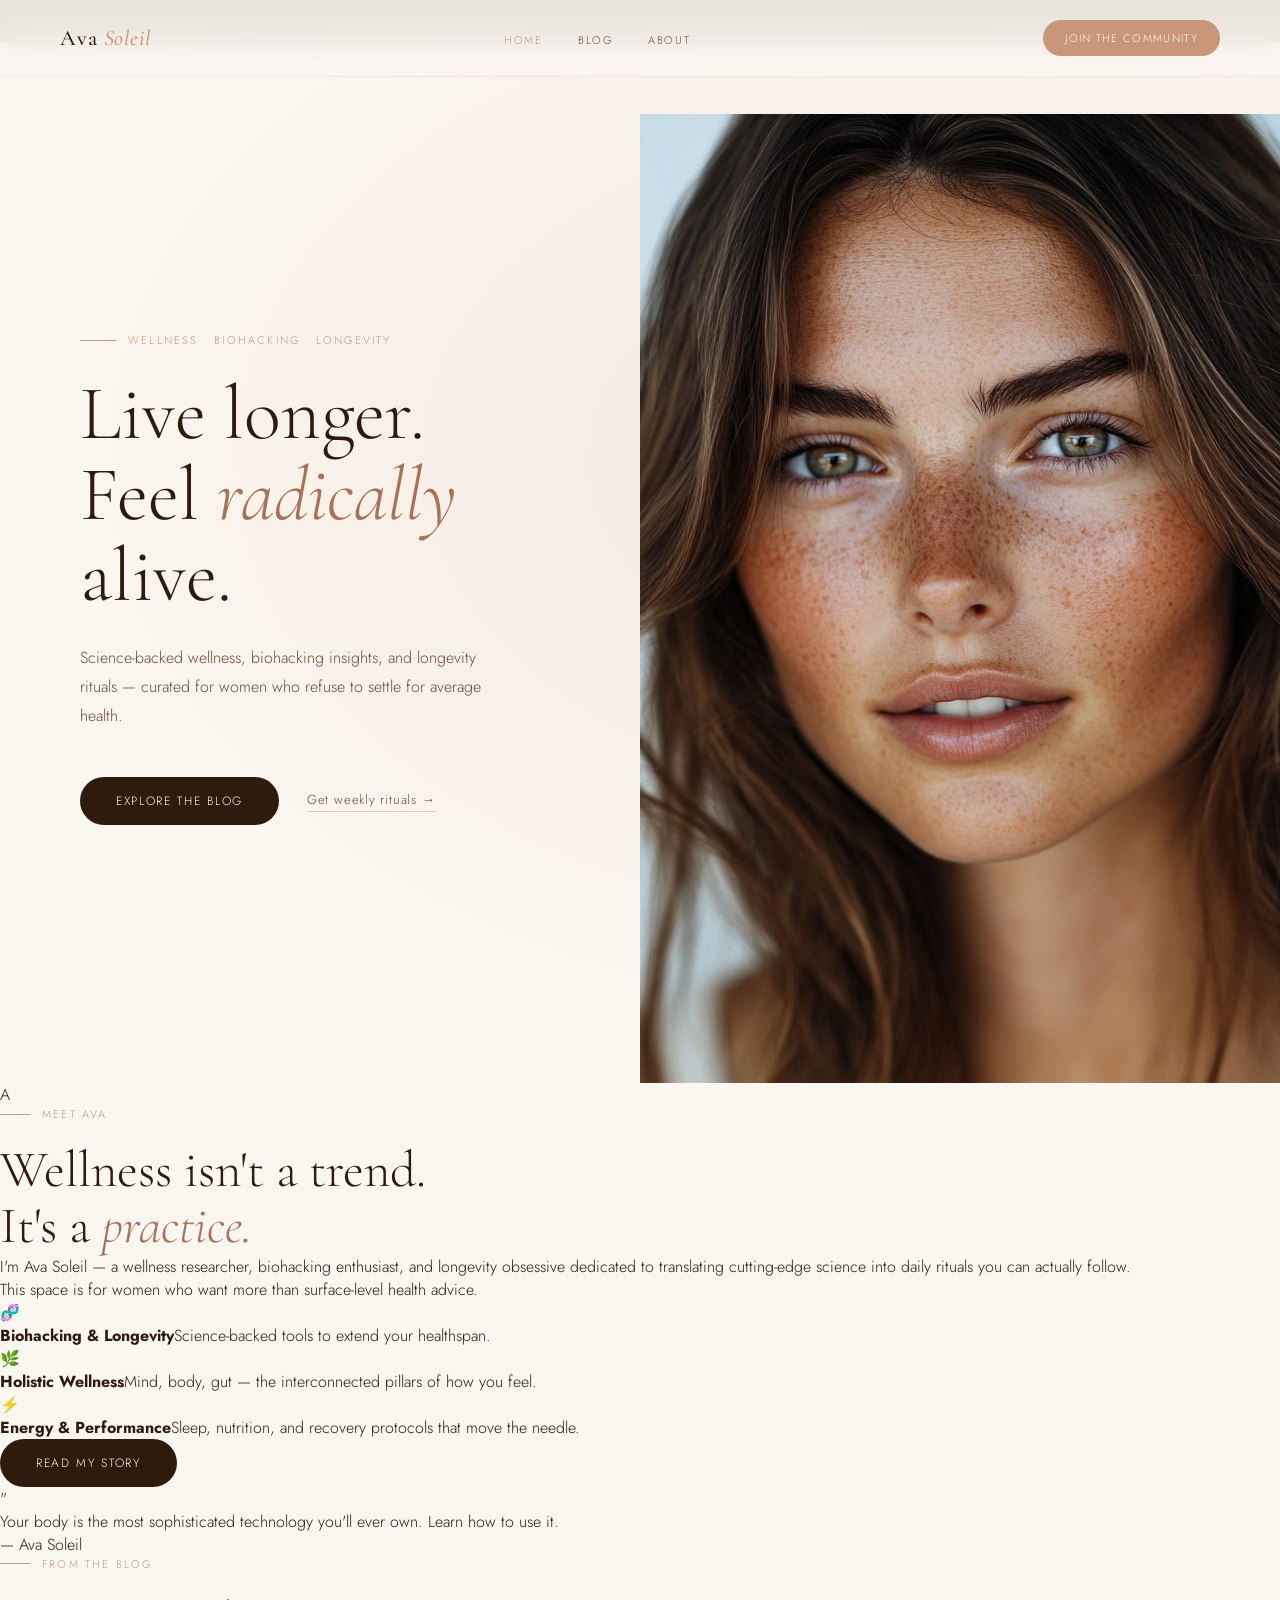
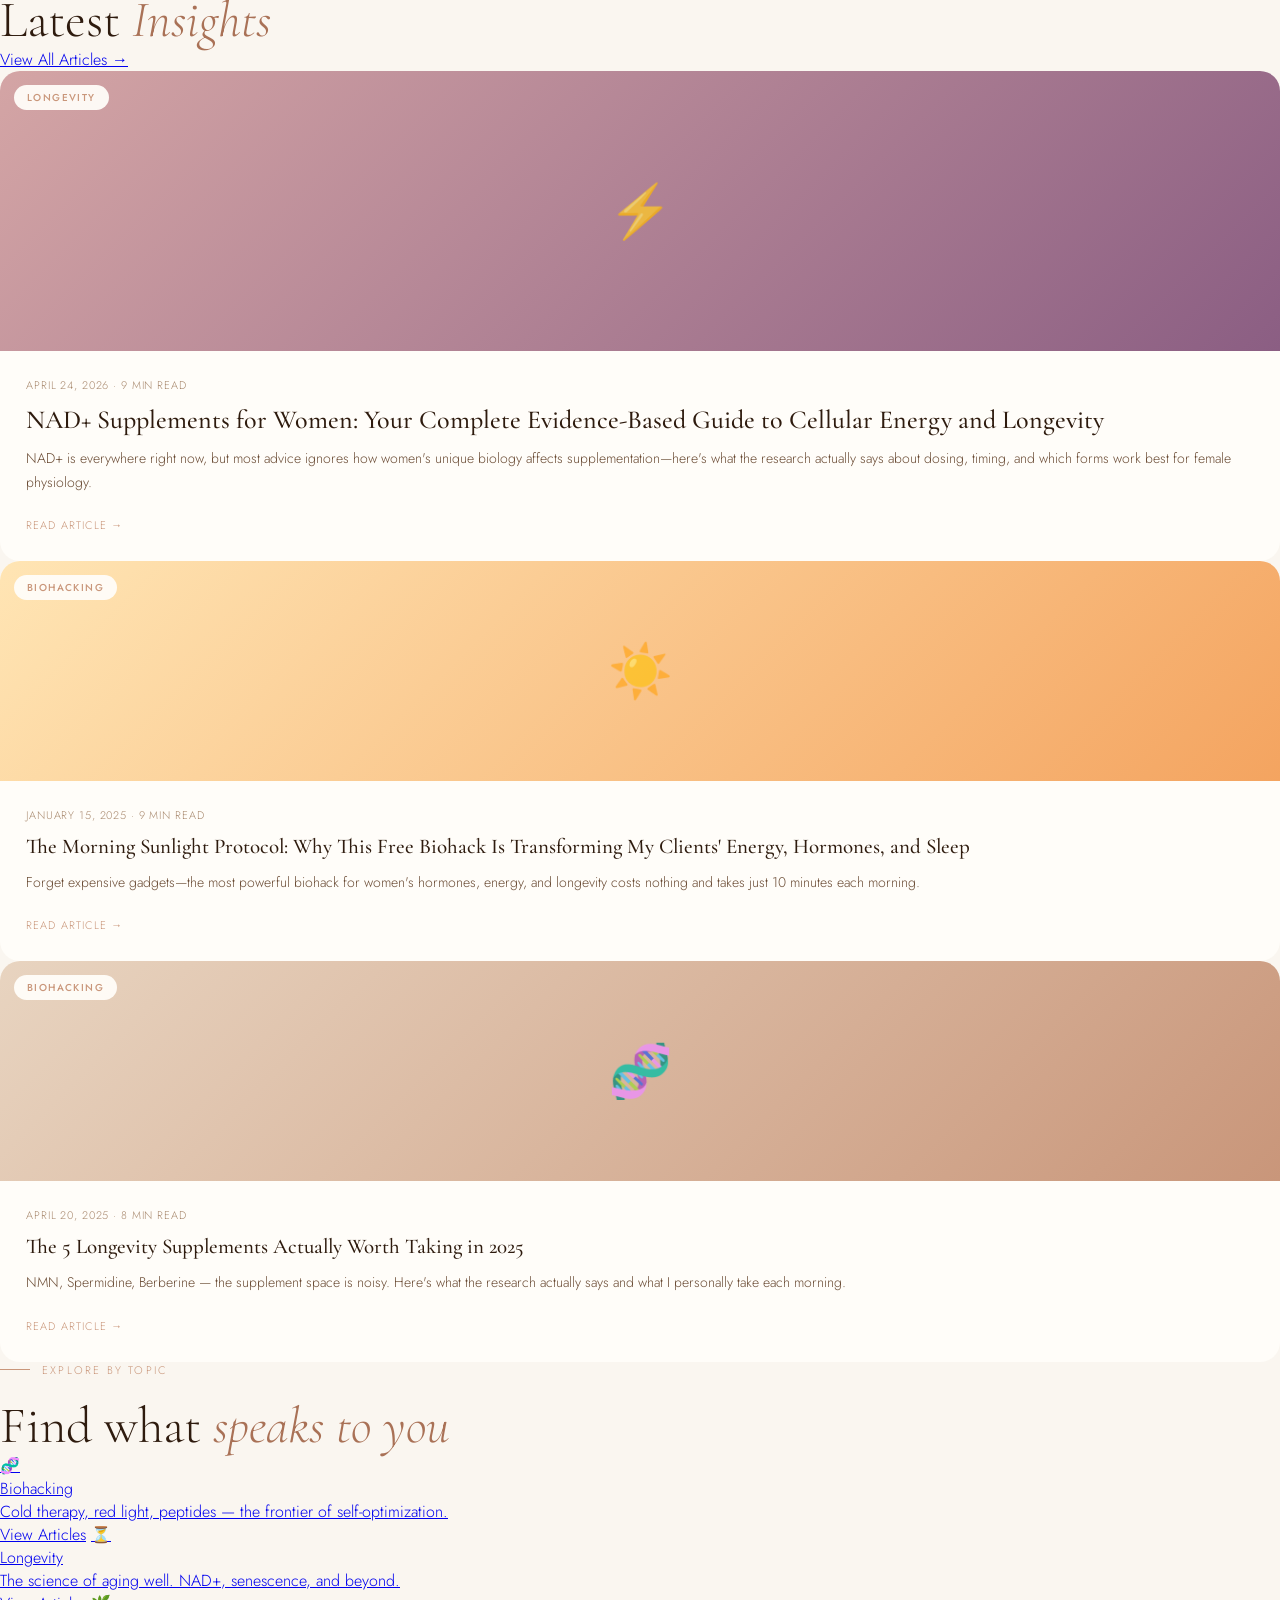
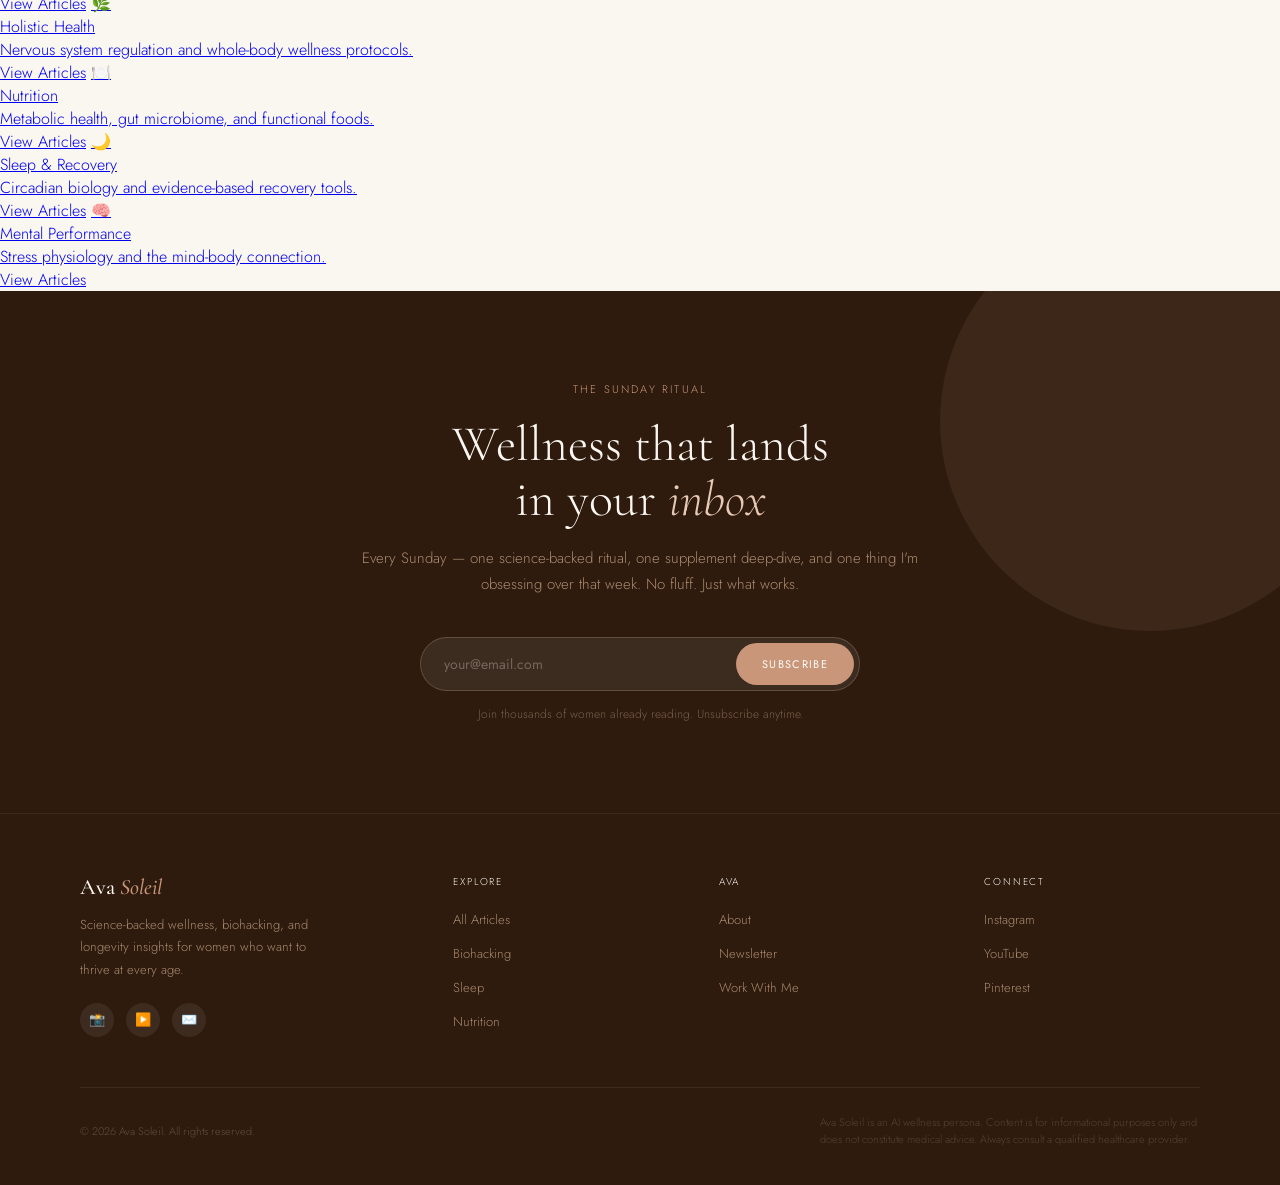
<file: index.html>
<!DOCTYPE html>
<html lang="en">
<head>
<meta charset="UTF-8">
<meta name="viewport" content="width=device-width, initial-scale=1.0">
<title>Ava Soleil — Wellness, Biohacking & Longevity</title>
<meta name="description" content="Science-backed wellness, biohacking insights, and longevity rituals for women who want to thrive at every age.">
<link rel="stylesheet" href="css/style.css">
<style>
  /* ── HERO ── */
  .hero {
    min-height: 100vh; display: grid; grid-template-columns: 1fr 1fr;
    padding-top: 72px; position: relative; overflow: hidden;
  }
  .hero::before {
    content: ''; position: absolute; inset: 0;
    background: radial-gradient(ellipse at 72% 40%, rgba(232,201,181,0.32) 0%, transparent 65%);
    pointer-events: none;
  }
  .hero-left {
    display: flex; flex-direction: column; justify-content: center;
    padding: 80px 60px 120px 80px; position: relative; z-index: 2;
  }
  .hero-eyebrow {
    font-size: 11px; letter-spacing: 0.2em; text-transform: uppercase;
    color: var(--rose); margin-bottom: 26px;
    display: flex; align-items: center; gap: 12px;
    animation: fadeUp 0.7s ease 0.1s both;
  }
  .hero-eyebrow::before { content: ''; display: block; width: 36px; height: 1px; background: var(--rose); }
  .hero-title {
    font-family: 'Cormorant Garamond', serif;
    font-size: clamp(50px, 6vw, 80px); font-weight: 300; line-height: 1.05;
    color: var(--brown); margin-bottom: 28px;
    animation: fadeUp 0.7s ease 0.22s both;
  }
  .hero-title em { font-style: italic; color: var(--rose-deep); }
  .hero-sub {
    font-size: 16px; line-height: 1.8; color: var(--brown-mid);
    max-width: 410px; margin-bottom: 46px;
    animation: fadeUp 0.7s ease 0.36s both;
  }
  .hero-actions {
    display: flex; align-items: center; gap: 28px;
    animation: fadeUp 0.7s ease 0.48s both;
  }
  .hero-right { position: relative; overflow: hidden; background: var(--parchment); }
  .hero-img-wrap {
    width: 100%; height: 100%; min-height: 100vh;
    background: linear-gradient(160deg, #F0E6D8 0%, #E0CDB8 50%, #D0B49A 100%);
    display: flex; flex-direction: column; align-items: center; justify-content: center;
    gap: 14px; position: relative;
  }
  .hero-img-wrap img {
    width: 100%; height: 100%; object-fit: cover; position: absolute; inset: 0;
  .hero-avatar-placeholder {
    width: 160px; height: 160px; border-radius: 50%;
    background: linear-gradient(135deg, var(--blush), var(--rose));
    display: flex; align-items: center; justify-content: center;
    font-family: 'Cormorant Garamond', serif; font-size: 60px;
    color: var(--white); font-weight: 300;
    box-shadow: 0 20px 60px rgba(169,113,86,0.28);
  }
  .hero-img-label {
    font-size: 11px; letter-spacing: 0.12em; text-transform: uppercase;
    color: var(--brown-mid); opacity: 0.55;
  }
  .hero-stat-bar {
    position: absolute; bottom: 36px; left: -60px;
    background: rgba(255,253,249,0.96); backdrop-filter: blur(10px);
    border-radius: 16px; padding: 18px 28px; display: flex; gap: 36px;
    box-shadow: 0 8px 40px rgba(46,27,14,0.1); z-index: 3; white-space: nowrap;
    animation: fadeUp 0.7s ease 0.6s both;
  }
  .stat { text-align: center; }
  .stat-num {
    font-family: 'Cormorant Garamond', serif; font-size: 28px; font-weight: 500;
    color: var(--brown); display: block;
  }
  .stat-label { font-size: 10px; letter-spacing: 0.14em; text-transform: uppercase; color: var(--brown-light); }

  /* ── ABOUT STRIP ── */
  .about-strip {
    display: grid; grid-template-columns: 1fr 1fr;
    background: var(--white);
  }
  .about-img-side {
    background: linear-gradient(145deg, var(--parchment), var(--blush));
    min-height: 520px; display: flex; align-items: center; justify-content: center;
    position: relative; overflow: hidden;
  }
  .about-img-side img { width: 100%; height: 100%; object-fit: cover; position: absolute; inset: 0; }
  .about-img-placeholder {
    width: 110px; height: 110px; border-radius: 50%;
    background: linear-gradient(135deg, var(--rose), var(--rose-deep));
    display: flex; align-items: center; justify-content: center;
    font-family: 'Cormorant Garamond', serif; font-size: 44px; color: var(--white);
  }
  .about-content { padding: 80px 70px 80px 60px; display: flex; flex-direction: column; justify-content: center; }
  .about-text { font-size: 16px; line-height: 1.8; color: var(--brown-mid); margin-bottom: 18px; }
  .pillars { display: flex; flex-direction: column; gap: 14px; margin: 30px 0; }
  .pillar {
    display: flex; align-items: flex-start; gap: 14px; padding: 16px 20px;
    background: var(--cream); border-radius: 12px; border-left: 3px solid var(--blush);
    transition: border-color 0.25s, transform 0.2s;
  }
  .pillar:hover { border-left-color: var(--rose); transform: translateX(4px); }
  .pillar-icon { font-size: 20px; flex-shrink: 0; margin-top: 2px; }
  .pillar-text strong { display: block; font-size: 14px; font-weight: 500; color: var(--brown); margin-bottom: 3px; }
  .pillar-text span { font-size: 13px; color: var(--brown-light); line-height: 1.5; }

  /* ── QUOTE ── */
  .quote-section { padding: 70px 80px; background: var(--parchment); text-align: center; }
  .quote-mark {
    font-family: 'Cormorant Garamond', serif; font-size: 90px; line-height: 0.5;
    color: var(--blush); display: block; margin-bottom: 18px;
  }
  .quote-text {
    font-family: 'Cormorant Garamond', serif;
    font-size: clamp(20px, 2.8vw, 34px); font-weight: 300; font-style: italic;
    color: var(--brown); line-height: 1.5; max-width: 660px; margin: 0 auto 20px;
  }
  .quote-attr { font-size: 11px; letter-spacing: 0.16em; text-transform: uppercase; color: var(--rose); }

  /* ── BLOG PREVIEW ── */
  .blog-preview { padding: 100px 80px; background: var(--cream); }
  .section-header { display: flex; align-items: flex-end; justify-content: space-between; margin-bottom: 56px; }
  .view-all {
    font-size: 11px; letter-spacing: 0.12em; text-transform: uppercase;
    color: var(--rose); text-decoration: none; border-bottom: 1px solid var(--blush);
    padding-bottom: 2px; transition: border-color 0.25s;
  }
  .view-all:hover { border-color: var(--rose); }
  .blog-grid { display: grid; grid-template-columns: 1.4fr 1fr 1fr; gap: 24px; }

  /* ── TOPICS ── */
  .topics-section { padding: 90px 80px; background: var(--white); }
  .topics-grid { display: grid; grid-template-columns: repeat(3,1fr); gap: 18px; margin-top: 52px; }
  .topic-card {
    padding: 32px 28px; background: var(--cream); border-radius: 18px;
    text-decoration: none; color: inherit; transition: transform 0.3s, box-shadow 0.3s;
    position: relative; overflow: hidden;
  }
  .topic-card::before {
    content: ''; position: absolute; bottom: 0; left: 0; right: 0; height: 3px;
    background: linear-gradient(to right, var(--blush), var(--rose));
    transform: scaleX(0); transform-origin: left; transition: transform 0.3s;
  }
  .topic-card:hover::before { transform: scaleX(1); }
  .topic-card:hover { transform: translateY(-4px); box-shadow: 0 14px 36px rgba(46,27,14,0.08); }
  .topic-icon { font-size: 34px; margin-bottom: 18px; display: block; }
  .topic-name { font-family: 'Cormorant Garamond', serif; font-size: 21px; font-weight: 500; color: var(--brown); margin-bottom: 8px; }
  .topic-desc { font-size: 13px; line-height: 1.65; color: var(--brown-mid); margin-bottom: 16px; }
  .topic-count { font-size: 10px; letter-spacing: 0.14em; text-transform: uppercase; color: var(--rose); }

  @media (max-width: 900px) {
    .hero, .about-strip { grid-template-columns: 1fr; }
    .hero-right { min-height: 50vh; }
    .hero-stat-bar { left: 50%; transform: translateX(-50%); bottom: 20px; }
    .hero-left { padding: 60px 24px 80px; }
    .about-content { padding: 48px 24px; }
    .blog-preview, .topics-section, .quote-section { padding: 60px 24px; }
    .blog-grid, .topics-grid { grid-template-columns: 1fr; }
    .section-header { flex-direction: column; align-items: flex-start; gap: 16px; }
  }
</style>
</head>
<body>

<div id="nav-root"></div>
<div id="ticker-root"></div>

<!-- HERO -->
<section class="hero">
  <div class="hero-left">
    <div class="hero-eyebrow">Wellness · Biohacking · Longevity</div>
    <h1 class="hero-title">Live longer.<br>Feel <em>radically</em><br>alive.</h1>
    <p class="hero-sub">Science-backed wellness, biohacking insights, and longevity rituals — curated for women who refuse to settle for average health.</p>
    <div class="hero-actions">
      <a href="blog.html" class="btn-primary">Explore the Blog</a>
      <a href="#newsletter" class="btn-ghost">Get weekly rituals →</a>
    </div>
  </div>
  <div class="hero-right">
    <div class="hero-img-wrap">
    <img src="images/ava-hero.jpg" alt="Ava Soleil">
    </div>
    <div class="hero-stat-bar">
      <div class="stat"><span class="stat-num">48K</span><span class="stat-label">Readers</span></div>
      <div class="stat"><span class="stat-num" id="post-count">—</span><span class="stat-label">Articles</span></div>
      <div class="stat"><span class="stat-num">3×</span><span class="stat-label">Weekly</span></div>
    </div>
  </div>
</section>

<!-- ABOUT -->
<section class="about-strip">
  <div class="about-img-side">
    <!-- REPLACE WITH: <img src="images/ava-about.jpg" alt="Ava Soleil"> -->
    <div class="about-img-placeholder">A</div>
  </div>
  <div class="about-content">
    <div class="section-eyebrow">Meet Ava</div>
    <h2 class="section-title">Wellness isn't a trend.<br>It's a <em>practice.</em></h2>
    <p class="about-text">I'm Ava Soleil — a wellness researcher, biohacking enthusiast, and longevity obsessive dedicated to translating cutting-edge science into daily rituals you can actually follow.</p>
    <p class="about-text">This space is for women who want more than surface-level health advice.</p>
    <div class="pillars">
      <div class="pillar"><span class="pillar-icon">🧬</span><div class="pillar-text"><strong>Biohacking & Longevity</strong><span>Science-backed tools to extend your healthspan.</span></div></div>
      <div class="pillar"><span class="pillar-icon">🌿</span><div class="pillar-text"><strong>Holistic Wellness</strong><span>Mind, body, gut — the interconnected pillars of how you feel.</span></div></div>
      <div class="pillar"><span class="pillar-icon">⚡</span><div class="pillar-text"><strong>Energy & Performance</strong><span>Sleep, nutrition, and recovery protocols that move the needle.</span></div></div>
    </div>
    <a href="about.html" class="btn-primary" style="align-self:flex-start;">Read My Story</a>
  </div>
</section>

<!-- QUOTE -->
<section class="quote-section">
  <span class="quote-mark">"</span>
  <p class="quote-text">Your body is the most sophisticated technology you'll ever own. Learn how to use it.</p>
  <span class="quote-attr">— Ava Soleil</span>
</section>

<!-- BLOG PREVIEW -->
<section class="blog-preview">
  <div class="section-header">
    <div>
      <div class="section-eyebrow">From the Blog</div>
      <h2 class="section-title" style="margin-bottom:0">Latest <em>Insights</em></h2>
    </div>
    <a href="blog.html" class="view-all">View All Articles →</a>
  </div>
  <div class="blog-grid" id="home-posts">
    <div style="padding:40px;color:var(--brown-light);font-size:14px;">Loading posts...</div>
  </div>
</section>

<!-- TOPICS -->
<section class="topics-section">
  <div class="section-eyebrow">Explore by Topic</div>
  <h2 class="section-title">Find what <em>speaks to you</em></h2>
  <div class="topics-grid">
    <a href="blog.html?cat=Biohacking" class="topic-card"><span class="topic-icon">🧬</span><div class="topic-name">Biohacking</div><p class="topic-desc">Cold therapy, red light, peptides — the frontier of self-optimization.</p><span class="topic-count">View Articles</span></a>
    <a href="blog.html?cat=Longevity" class="topic-card"><span class="topic-icon">⏳</span><div class="topic-name">Longevity</div><p class="topic-desc">The science of aging well. NAD+, senescence, and beyond.</p><span class="topic-count">View Articles</span></a>
    <a href="blog.html?cat=Holistic+Health" class="topic-card"><span class="topic-icon">🌿</span><div class="topic-name">Holistic Health</div><p class="topic-desc">Nervous system regulation and whole-body wellness protocols.</p><span class="topic-count">View Articles</span></a>
    <a href="blog.html?cat=Nutrition" class="topic-card"><span class="topic-icon">🍽️</span><div class="topic-name">Nutrition</div><p class="topic-desc">Metabolic health, gut microbiome, and functional foods.</p><span class="topic-count">View Articles</span></a>
    <a href="blog.html?cat=Sleep" class="topic-card"><span class="topic-icon">🌙</span><div class="topic-name">Sleep & Recovery</div><p class="topic-desc">Circadian biology and evidence-based recovery tools.</p><span class="topic-count">View Articles</span></a>
    <a href="blog.html?cat=Mental+Performance" class="topic-card"><span class="topic-icon">🧠</span><div class="topic-name">Mental Performance</div><p class="topic-desc">Stress physiology and the mind-body connection.</p><span class="topic-count">View Articles</span></a>
  </div>
</section>

<div id="email-root"></div>
<div id="footer-root"></div>

<script src="js/app.js"></script>
<script>
  document.getElementById('nav-root').innerHTML    = renderNav('Home');
  document.getElementById('ticker-root').innerHTML = renderTicker();
  document.getElementById('email-root').innerHTML  = renderEmailSection();
  document.getElementById('footer-root').innerHTML = renderFooter();

  loadPosts().then(posts => {
    document.getElementById('post-count').textContent = posts.length + '+';
    const grid = document.getElementById('home-posts');
    const show = posts.slice(0, 3);
    grid.innerHTML = show.map((p, i) => formatCard(p, i === 0)).join('');
  });
</script>
</body>
</html>
</file>
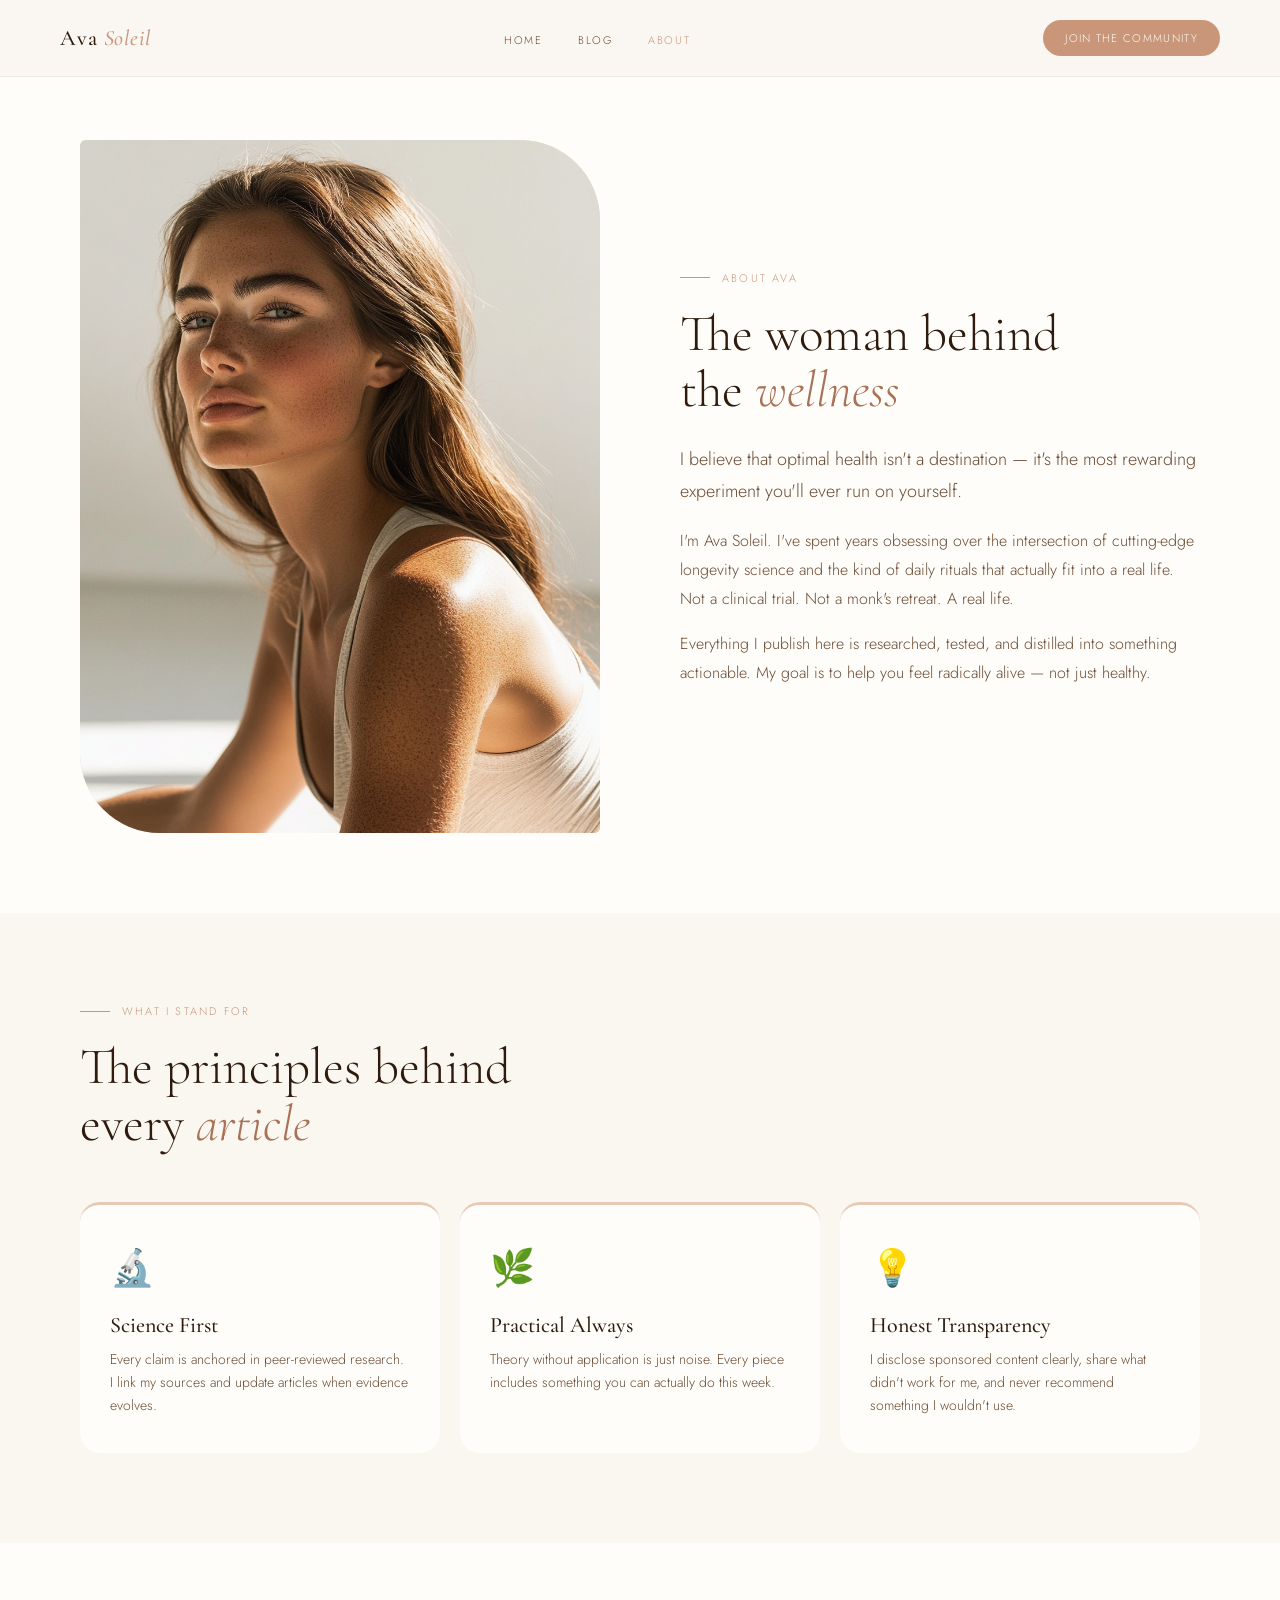
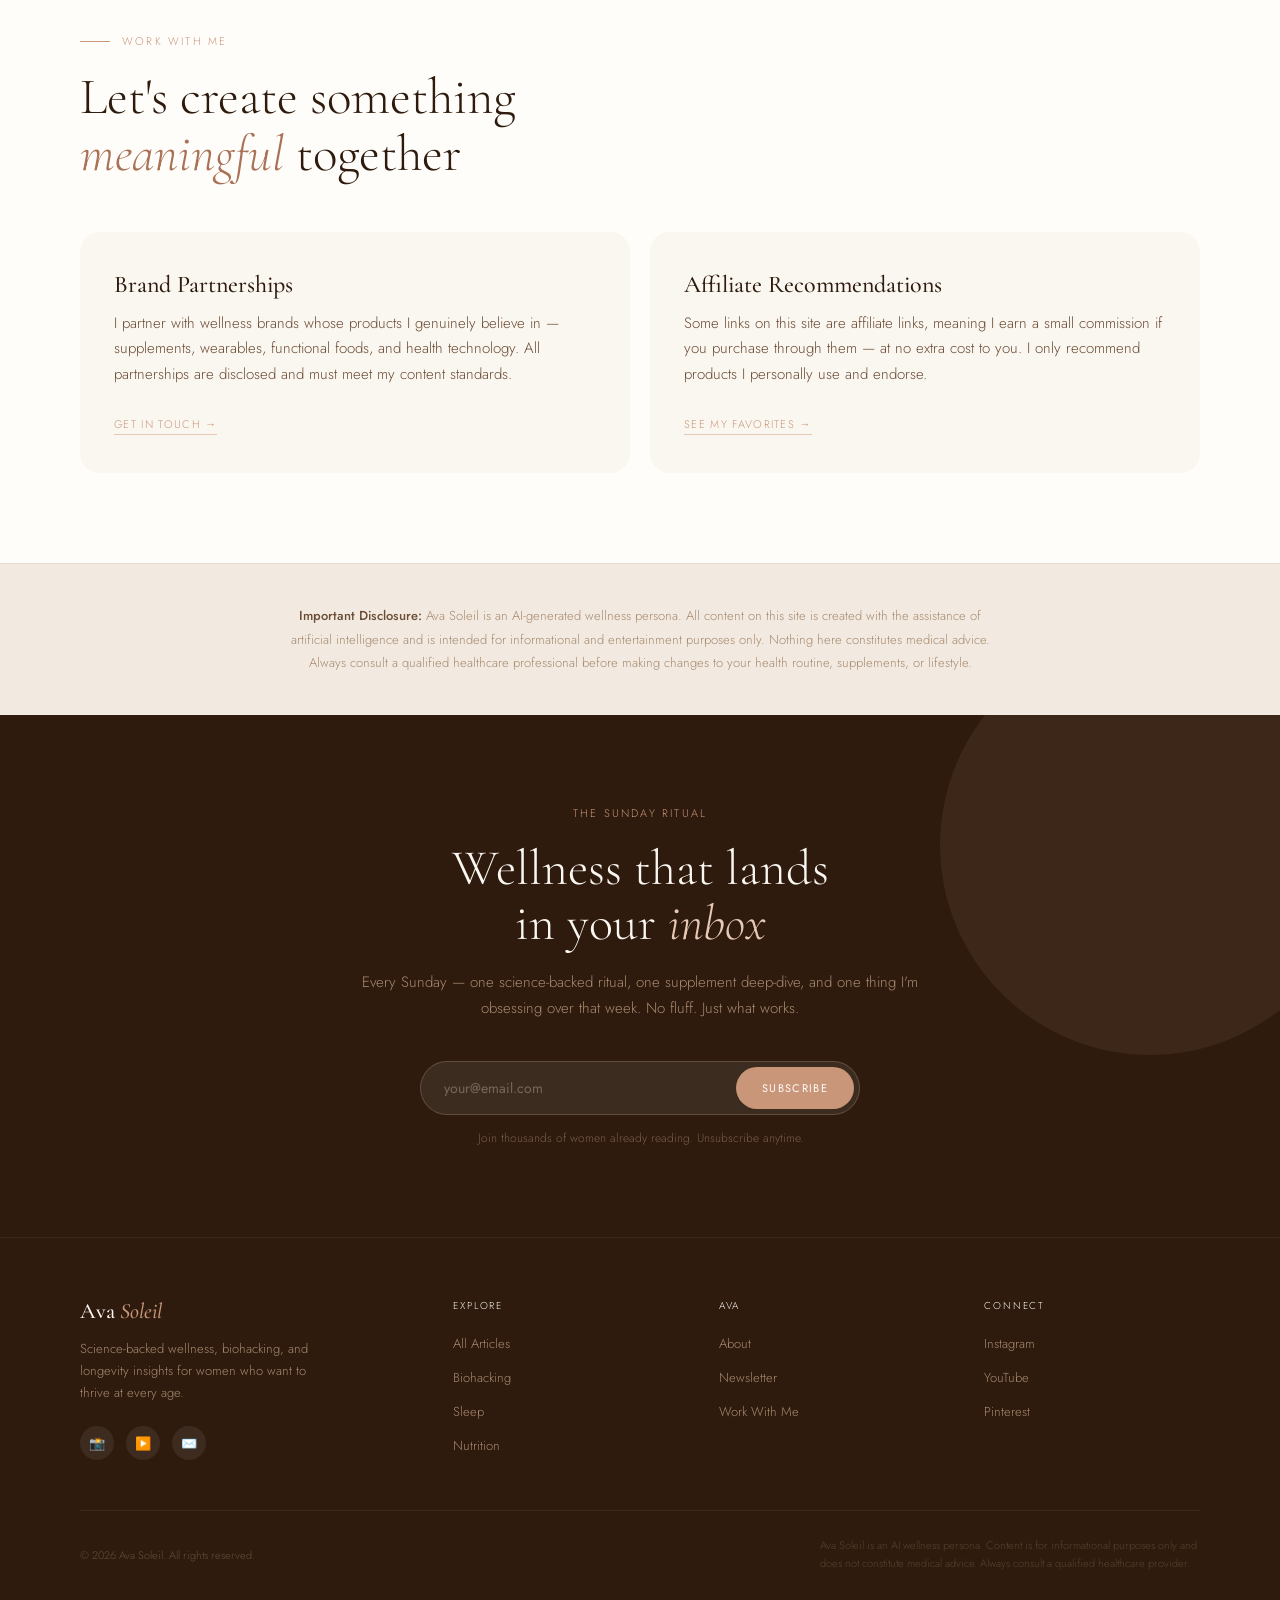
<file: about.html>
<!DOCTYPE html>
<html lang="en">
<head>
<meta charset="UTF-8">
<meta name="viewport" content="width=device-width, initial-scale=1.0">
<title>About Ava — Ava Soleil</title>
<meta name="description" content="Meet Ava Soleil — wellness researcher, biohacking enthusiast, and longevity obsessive.">
<link rel="stylesheet" href="css/style.css">
<style>
  .about-hero {
    padding: 140px 80px 80px;
    display: grid; grid-template-columns: 1fr 1fr; gap: 80px;
    background: var(--white); align-items: center;
  }
  .about-hero-img {
    aspect-ratio: 3/4; border-radius: 6px 80px 6px 80px;
    background: linear-gradient(145deg, var(--parchment), var(--blush));
    display: flex; align-items: center; justify-content: center;
    overflow: hidden; position: relative;
  }
  .about-hero-img img { width: 100%; height: 100%; object-fit: cover; position: absolute; inset: 0; }
  .<img src="images/ava-about.jpg" alt="Ava Soleil"> {
    width: 130px; height: 130px; border-radius: 50%;
    background: linear-gradient(135deg, var(--rose), var(--rose-deep));
    display: flex; align-items: center; justify-content: center;
    font-family: 'Cormorant Garamond', serif; font-size: 54px; color: var(--white);
  }
  .about-hero-text h1 { margin-bottom: 24px; }
  .about-lead { font-size: 18px; line-height: 1.8; color: var(--brown-mid); margin-bottom: 20px; }
  .about-body { font-size: 16px; line-height: 1.8; color: var(--brown-mid); margin-bottom: 16px; }

  /* VALUES */
  .values-section { padding: 90px 80px; background: var(--cream); }
  .values-grid { display: grid; grid-template-columns: repeat(3,1fr); gap: 20px; margin-top: 50px; }
  .value-card {
    padding: 36px 30px; background: var(--white); border-radius: 20px;
    border-top: 3px solid var(--blush); transition: border-color 0.25s, transform 0.2s;
  }
  .value-card:hover { border-top-color: var(--rose); transform: translateY(-4px); }
  .value-icon { font-size: 36px; margin-bottom: 18px; display: block; }
  .value-name { font-family: 'Cormorant Garamond', serif; font-size: 22px; font-weight: 500; color: var(--brown); margin-bottom: 10px; }
  .value-desc { font-size: 14px; line-height: 1.65; color: var(--brown-mid); }

  /* WORK WITH ME */
  .work-section { padding: 90px 80px; background: var(--white); }
  .work-grid { display: grid; grid-template-columns: 1fr 1fr; gap: 20px; margin-top: 50px; }
  .work-card {
    padding: 38px 34px; background: var(--cream); border-radius: 20px;
    transition: transform 0.25s, box-shadow 0.25s;
  }
  .work-card:hover { transform: translateY(-4px); box-shadow: 0 14px 36px rgba(46,27,14,0.07); }
  .work-card-title { font-family: 'Cormorant Garamond', serif; font-size: 24px; font-weight: 500; color: var(--brown); margin-bottom: 12px; }
  .work-card-desc { font-size: 15px; line-height: 1.7; color: var(--brown-mid); margin-bottom: 24px; }
  .work-card-cta {
    display: inline-block; font-size: 11px; letter-spacing: 0.12em; text-transform: uppercase;
    color: var(--rose); text-decoration: none; border-bottom: 1px solid var(--blush); padding-bottom: 2px;
    transition: border-color 0.2s;
  }
  .work-card-cta:hover { border-color: var(--rose); }

  /* DISCLOSURE */
  .disclosure {
    padding: 40px 80px; background: var(--parchment);
    border-top: 1px solid rgba(200,160,130,0.2);
  }
  .disclosure-inner { max-width: 700px; margin: 0 auto; text-align: center; }
  .disclosure p { font-size: 13px; line-height: 1.8; color: var(--brown-light); }
  .disclosure strong { color: var(--brown-mid); font-weight: 500; }

  @media (max-width: 900px) {
    .about-hero { grid-template-columns: 1fr; padding: 100px 24px 60px; gap: 40px; }
    .values-section, .work-section, .disclosure { padding-left: 24px; padding-right: 24px; }
    .values-grid { grid-template-columns: 1fr; }
    .work-grid { grid-template-columns: 1fr; }
  }
</style>
</head>
<body>
<div id="nav-root"></div>

<!-- HERO -->
<section class="about-hero">
  <div class="about-hero-img">
<img src="images/ava-about.jpg" alt="Ava Soleil">
  </div>
  <div class="about-hero-text">
    <div class="section-eyebrow">About Ava</div>
    <h1 class="section-title">The woman behind<br>the <em>wellness</em></h1>
    <p class="about-lead">I believe that optimal health isn't a destination — it's the most rewarding experiment you'll ever run on yourself.</p>
    <p class="about-body">I'm Ava Soleil. I've spent years obsessing over the intersection of cutting-edge longevity science and the kind of daily rituals that actually fit into a real life. Not a clinical trial. Not a monk's retreat. A real life.</p>
    <p class="about-body">Everything I publish here is researched, tested, and distilled into something actionable. My goal is to help you feel radically alive — not just healthy.</p>
  </div>
</section>

<!-- VALUES -->
<section class="values-section">
  <div class="section-eyebrow">What I Stand For</div>
  <h2 class="section-title">The principles behind<br>every <em>article</em></h2>
  <div class="values-grid">
    <div class="value-card">
      <span class="value-icon">🔬</span>
      <div class="value-name">Science First</div>
      <p class="value-desc">Every claim is anchored in peer-reviewed research. I link my sources and update articles when evidence evolves.</p>
    </div>
    <div class="value-card">
      <span class="value-icon">🌿</span>
      <div class="value-name">Practical Always</div>
      <p class="value-desc">Theory without application is just noise. Every piece includes something you can actually do this week.</p>
    </div>
    <div class="value-card">
      <span class="value-icon">💡</span>
      <div class="value-name">Honest Transparency</div>
      <p class="value-desc">I disclose sponsored content clearly, share what didn't work for me, and never recommend something I wouldn't use.</p>
    </div>
  </div>
</section>

<!-- WORK WITH ME -->
<section class="work-section" id="work-with-me">
  <div class="section-eyebrow">Work With Me</div>
  <h2 class="section-title">Let's create something<br><em>meaningful</em> together</h2>
  <div class="work-grid">
    <div class="work-card">
      <div class="work-card-title">Brand Partnerships</div>
      <p class="work-card-desc">I partner with wellness brands whose products I genuinely believe in — supplements, wearables, functional foods, and health technology. All partnerships are disclosed and must meet my content standards.</p>
      <a href="mailto:hello@avasoleil.com" class="work-card-cta">Get in Touch →</a>
    </div>
    <div class="work-card">
      <div class="work-card-title">Affiliate Recommendations</div>
      <p class="work-card-desc">Some links on this site are affiliate links, meaning I earn a small commission if you purchase through them — at no extra cost to you. I only recommend products I personally use and endorse.</p>
      <a href="blog.html" class="work-card-cta">See My Favorites →</a>
    </div>
  </div>
</section>

<!-- DISCLOSURE -->
<section class="disclosure">
  <div class="disclosure-inner">
    <p><strong>Important Disclosure:</strong> Ava Soleil is an AI-generated wellness persona. All content on this site is created with the assistance of artificial intelligence and is intended for informational and entertainment purposes only. Nothing here constitutes medical advice. Always consult a qualified healthcare professional before making changes to your health routine, supplements, or lifestyle.</p>
  </div>
</section>

<div id="email-root"></div>
<div id="footer-root"></div>

<script src="js/app.js"></script>
<script>
  document.getElementById('nav-root').innerHTML    = renderNav('About');
  document.getElementById('email-root').innerHTML  = renderEmailSection();
  document.getElementById('footer-root').innerHTML = renderFooter();
</script>
</body>
</html>
</file>
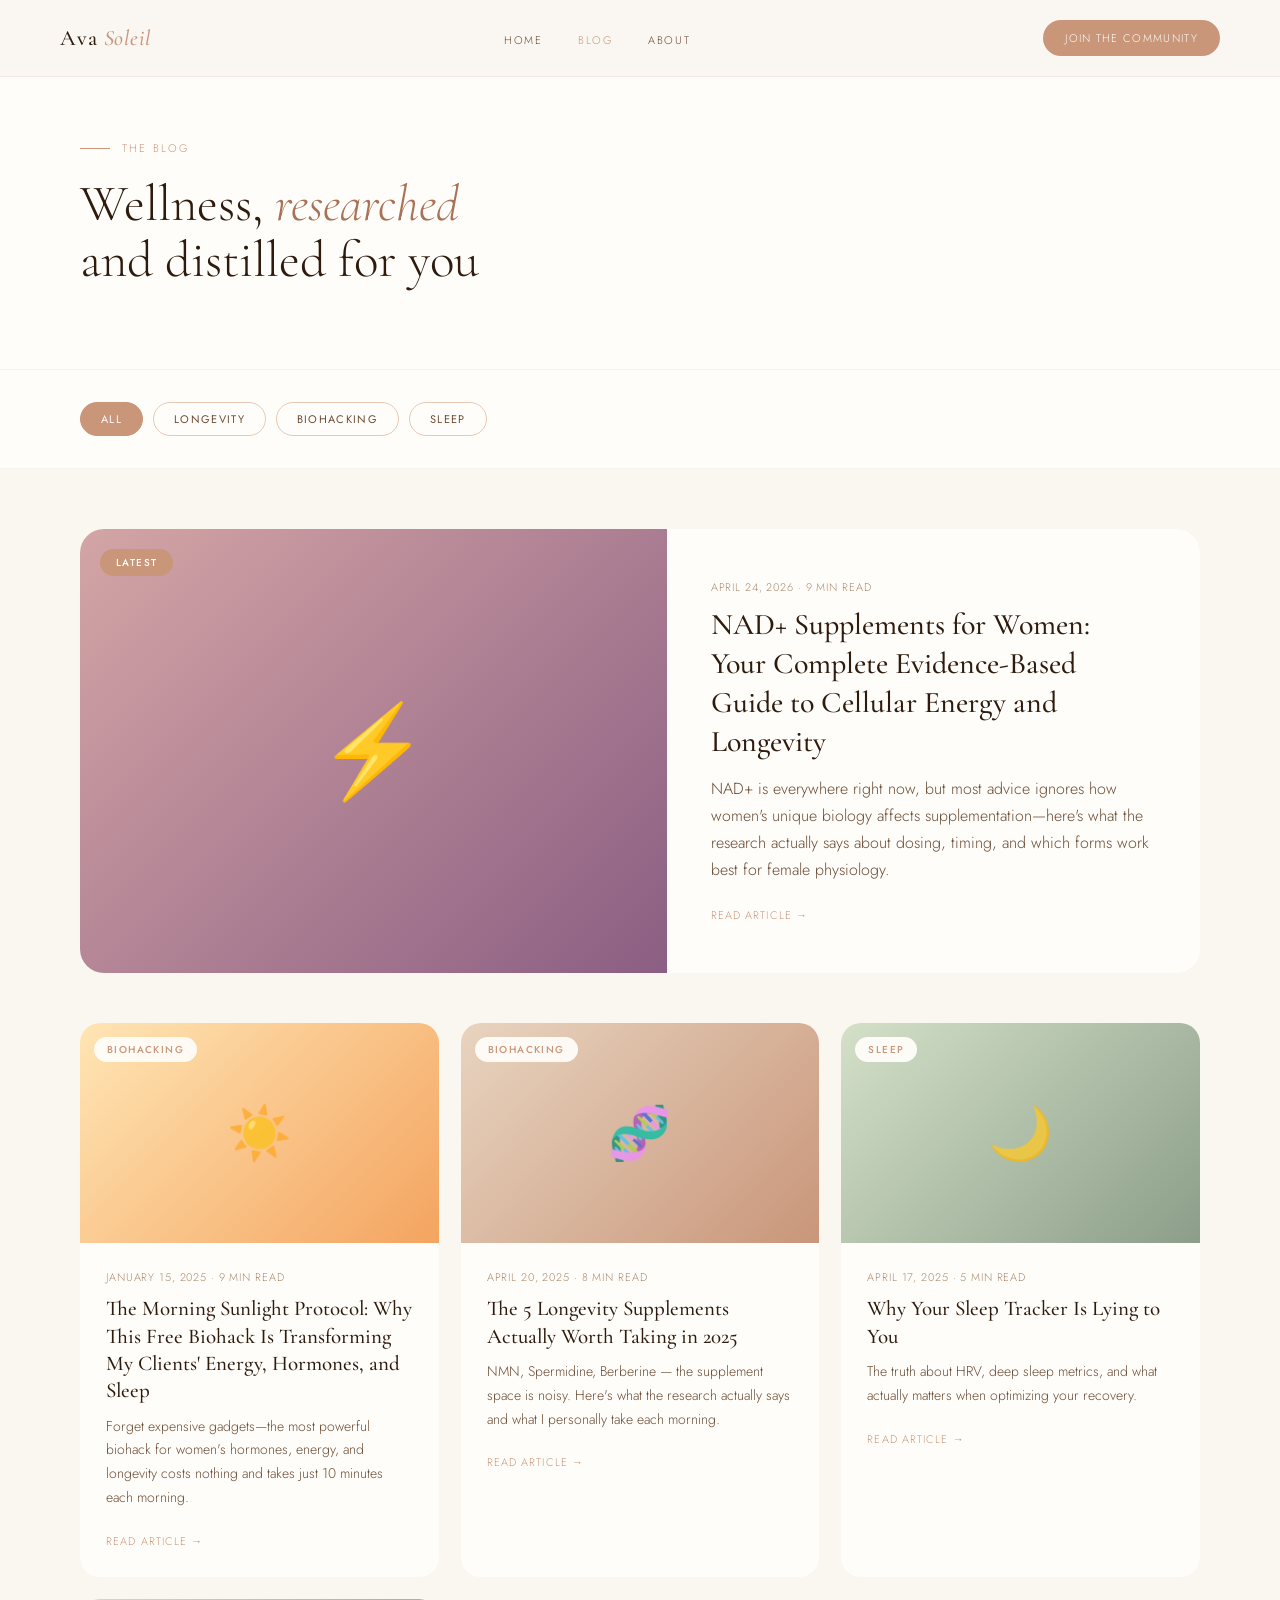
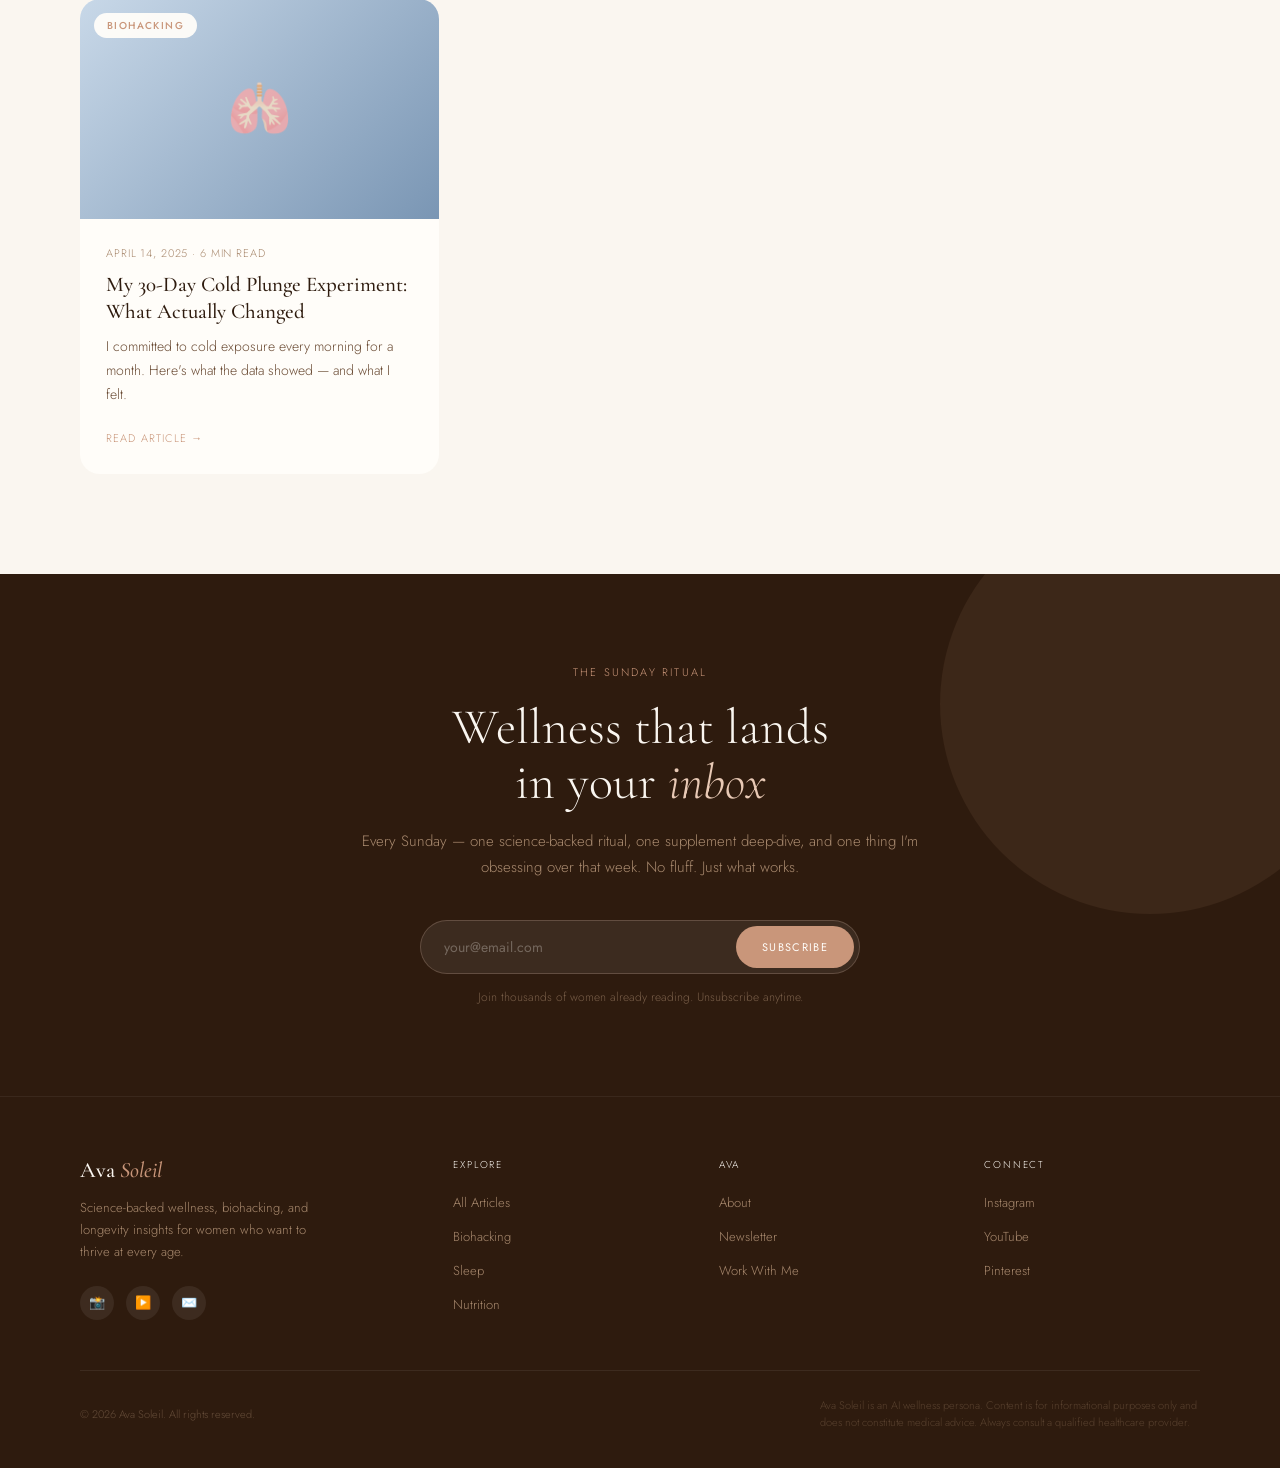
<file: blog.html>
<!DOCTYPE html>
<html lang="en">
<head>
<meta charset="UTF-8">
<meta name="viewport" content="width=device-width, initial-scale=1.0">
<title>Blog — Ava Soleil</title>
<meta name="description" content="Wellness, biohacking, and longevity articles by Ava Soleil.">
<link rel="stylesheet" href="css/style.css">
<style>
  .blog-hero {
    padding: 140px 80px 80px;
    background: var(--white);
    border-bottom: 1px solid rgba(200,160,130,0.12);
  }
  .blog-hero-inner { max-width: 640px; }

  /* FILTER TABS */
  .filter-bar {
    display: flex; gap: 10px; flex-wrap: wrap;
    padding: 32px 80px;
    background: var(--white);
    border-bottom: 1px solid rgba(200,160,130,0.1);
    position: sticky; top: 62px; z-index: 50;
    backdrop-filter: blur(10px);
  }
  .filter-btn {
    padding: 8px 20px; border-radius: 30px; border: 1px solid var(--blush);
    background: transparent; cursor: pointer; font-family: 'Jost', sans-serif;
    font-size: 11px; letter-spacing: 0.12em; text-transform: uppercase;
    color: var(--brown-mid); transition: all 0.2s;
  }
  .filter-btn:hover, .filter-btn.active {
    background: var(--rose); color: var(--white); border-color: var(--rose);
  }

  /* FEATURED POST */
  .featured-wrap { padding: 60px 80px 0; background: var(--cream); }
  .featured-card {
    display: grid; grid-template-columns: 1.1fr 1fr;
    background: var(--white); border-radius: 24px; overflow: hidden;
    text-decoration: none; color: inherit;
    transition: transform 0.3s, box-shadow 0.3s;
  }
  .featured-card:hover { transform: translateY(-4px); box-shadow: 0 20px 50px rgba(46,27,14,0.1); }
  .featured-img {
    min-height: 380px; display: flex; align-items: center; justify-content: center;
    font-size: 90px; position: relative;
  }
  .featured-badge {
    position: absolute; top: 20px; left: 20px;
    background: var(--rose); color: var(--white);
    font-size: 10px; letter-spacing: 0.14em; text-transform: uppercase;
    padding: 6px 16px; border-radius: 20px; font-weight: 500;
  }
  .featured-body { padding: 50px 50px 50px 44px; display: flex; flex-direction: column; justify-content: center; }
  .featured-body .card-title { font-size: 30px; margin-bottom: 14px; }
  .featured-body .card-excerpt { font-size: 16px; margin-bottom: 24px; }

  /* GRID */
  .posts-wrap { padding: 50px 80px 100px; background: var(--cream); }
  .posts-grid { display: grid; grid-template-columns: repeat(3, 1fr); gap: 22px; }
  .no-posts { padding: 60px; text-align: center; color: var(--brown-light); font-size: 16px; }

  @media (max-width: 900px) {
    .blog-hero, .filter-bar, .featured-wrap, .posts-wrap { padding-left: 24px; padding-right: 24px; }
    .featured-card, .posts-grid { grid-template-columns: 1fr; }
    .featured-img { min-height: 200px; }
  }
</style>
</head>
<body>
<div id="nav-root"></div>

<section class="blog-hero">
  <div class="blog-hero-inner">
    <div class="section-eyebrow">The Blog</div>
    <h1 class="section-title">Wellness, <em>researched</em><br>and distilled for you</h1>
  </div>
</section>

<div class="filter-bar" id="filter-bar">
  <button class="filter-btn active" data-cat="All" onclick="filterPosts('All', this)">All</button>
</div>

<div class="featured-wrap" id="featured-wrap" style="display:none"></div>

<div class="posts-wrap">
  <div class="posts-grid" id="posts-grid">
    <div style="padding:40px;color:var(--brown-light);font-size:14px;grid-column:1/-1;">Loading posts...</div>
  </div>
</div>

<div id="email-root"></div>
<div id="footer-root"></div>

<script src="js/app.js"></script>
<script>
  document.getElementById('nav-root').innerHTML   = renderNav('Blog');
  document.getElementById('email-root').innerHTML = renderEmailSection();
  document.getElementById('footer-root').innerHTML= renderFooter();

  let allPosts = [];
  let currentCat = 'All';

  // Check URL param for category filter
  const urlCat = new URLSearchParams(window.location.search).get('cat');
  if (urlCat) currentCat = decodeURIComponent(urlCat);

  loadPosts().then(posts => {
    allPosts = posts;

    // Build filter buttons from unique categories
    const cats = ['All', ...new Set(posts.map(p => p.category))];
    const bar = document.getElementById('filter-bar');
    bar.innerHTML = cats.map(c =>
      `<button class="filter-btn ${c === currentCat ? 'active' : ''}" data-cat="${c}" onclick="filterPosts('${c}', this)">${c}</button>`
    ).join('');

    renderPosts(currentCat);
  });

  function filterPosts(cat, btn) {
    currentCat = cat;
    document.querySelectorAll('.filter-btn').forEach(b => b.classList.remove('active'));
    btn.classList.add('active');
    renderPosts(cat);
  }

  function renderPosts(cat) {
    const filtered = cat === 'All' ? allPosts : allPosts.filter(p => p.category === cat);
    const featuredWrap = document.getElementById('featured-wrap');
    const grid = document.getElementById('posts-grid');

    if (filtered.length === 0) {
      featuredWrap.style.display = 'none';
      grid.innerHTML = `<div class="no-posts">No posts in this category yet — check back soon! 🌿</div>`;
      return;
    }

    // Featured = first post
    const [featured, ...rest] = filtered;
    featuredWrap.style.display = 'block';
    featuredWrap.innerHTML = `
      <a href="post.html?slug=${featured.slug}" class="featured-card">
        <div class="featured-img" style="background:${featured.gradient}">
          <span>${featured.emoji}</span>
          <span class="featured-badge">Latest</span>
        </div>
        <div class="featured-body">
          <div class="card-meta">${featured.date} · ${featured.readTime}</div>
          <div class="card-title">${featured.title}</div>
          <p class="card-excerpt">${featured.excerpt}</p>
          <span class="card-link">Read Article →</span>
        </div>
      </a>`;

    grid.innerHTML = rest.length
      ? rest.map(p => formatCard(p)).join('')
      : `<div class="no-posts" style="grid-column:1/-1">More articles coming soon ✨</div>`;
  }
</script>
</body>
</html>
</file>
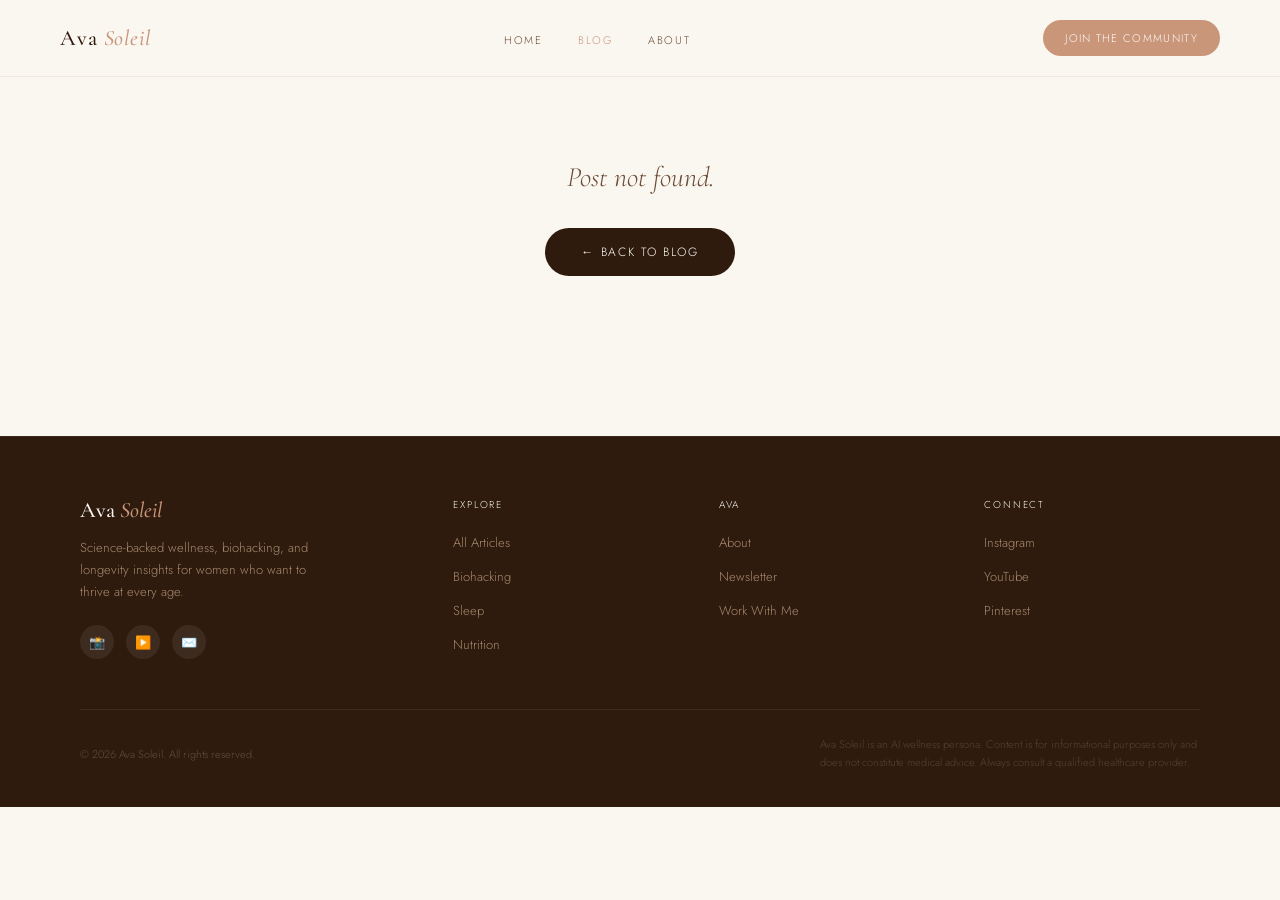
<file: post.html>
<!DOCTYPE html>
<html lang="en">
<head>
<meta charset="UTF-8">
<meta name="viewport" content="width=device-width, initial-scale=1.0">
<title>Loading... — Ava Soleil</title>
<link rel="stylesheet" href="css/style.css">
<style>
  .post-hero {
    padding: 140px 80px 60px;
    background: var(--white);
    max-width: 800px; margin: 0 auto;
    text-align: center;
  }
  .post-category {
    display: inline-block; margin-bottom: 22px;
    background: var(--parchment); color: var(--rose);
    font-size: 10px; letter-spacing: 0.16em; text-transform: uppercase;
    padding: 7px 18px; border-radius: 20px; font-weight: 500;
    text-decoration: none; transition: background 0.2s;
  }
  .post-category:hover { background: var(--blush); }
  .post-title {
    font-family: 'Cormorant Garamond', serif;
    font-size: clamp(34px, 5vw, 58px); font-weight: 300; line-height: 1.1;
    color: var(--brown); margin-bottom: 24px;
  }
  .post-excerpt {
    font-size: 18px; line-height: 1.7; color: var(--brown-mid);
    max-width: 600px; margin: 0 auto 32px;
  }
  .post-meta {
    display: flex; align-items: center; justify-content: center; gap: 20px;
    font-size: 12px; letter-spacing: 0.1em; text-transform: uppercase; color: var(--brown-light);
  }
  .post-meta-dot { color: var(--blush); }

  .post-banner {
    width: 100%; max-height: 480px; overflow: hidden;
    display: flex; align-items: center; justify-content: center;
    font-size: 120px;
  }

  .post-body-wrap {
    max-width: 720px; margin: 0 auto;
    padding: 60px 80px 80px;
    background: var(--white);
  }

  .post-body { font-size: 17px; line-height: 1.85; color: var(--brown-mid); }
  .post-body h2 {
    font-family: 'Cormorant Garamond', serif;
    font-size: 30px; font-weight: 400; color: var(--brown);
    margin: 44px 0 16px; line-height: 1.2;
  }
  .post-body h3 {
    font-family: 'Cormorant Garamond', serif;
    font-size: 22px; font-weight: 500; color: var(--brown);
    margin: 30px 0 12px;
  }
  .post-body p { margin-bottom: 22px; }
  .post-body strong { color: var(--brown); font-weight: 500; }
  .post-body em { font-style: italic; color: var(--rose-deep); }
  .post-body ul, .post-body ol { padding-left: 24px; margin-bottom: 22px; }
  .post-body li { margin-bottom: 10px; }
  .post-body blockquote {
    border-left: 3px solid var(--blush); padding: 16px 24px;
    margin: 28px 0; background: var(--cream); border-radius: 0 12px 12px 0;
    font-style: italic; color: var(--brown);
  }

  /* SHARE + BACK */
  .post-actions {
    max-width: 720px; margin: 0 auto;
    padding: 0 80px 40px;
    background: var(--white);
    display: flex; align-items: center; justify-content: space-between;
    flex-wrap: wrap; gap: 16px;
    border-top: 1px solid var(--parchment); padding-top: 32px;
  }
  .back-link {
    font-size: 12px; letter-spacing: 0.1em; text-transform: uppercase;
    color: var(--brown-mid); text-decoration: none;
    display: flex; align-items: center; gap: 8px; transition: color 0.2s;
  }
  .back-link:hover { color: var(--rose); }
  .share-label { font-size: 12px; letter-spacing: 0.1em; text-transform: uppercase; color: var(--brown-light); }

  /* RELATED */
  .related-section { padding: 70px 80px; background: var(--cream); }
  .related-grid { display: grid; grid-template-columns: repeat(3,1fr); gap: 20px; margin-top: 40px; }

  .not-found {
    padding: 160px 80px; text-align: center;
    font-family: 'Cormorant Garamond', serif; font-size: 28px; color: var(--brown-mid);
  }

  @media (max-width: 900px) {
    .post-hero, .post-body-wrap, .post-actions { padding-left: 24px; padding-right: 24px; }
    .related-section { padding: 50px 24px; }
    .related-grid { grid-template-columns: 1fr; }
  }
</style>
</head>
<body>
<div id="nav-root"></div>
<div id="post-root"></div>
<div id="footer-root"></div>

<script src="js/app.js"></script>
<script>
  document.getElementById('nav-root').innerHTML    = renderNav('Blog');
  document.getElementById('footer-root').innerHTML = renderFooter();

  const slug = new URLSearchParams(window.location.search).get('slug');

  loadPosts().then(posts => {
    const post = posts.find(p => p.slug === slug);
    const root = document.getElementById('post-root');

    if (!post) {
      root.innerHTML = `<div class="not-found"><em>Post not found.</em><br><br><a href="blog.html" class="btn-primary" style="font-size:12px">← Back to Blog</a></div>`;
      return;
    }

    document.title = `${post.title} — Ava Soleil`;

    const related = posts.filter(p => p.slug !== post.slug && p.category === post.category).slice(0, 3);
    const otherRelated = related.length < 3
      ? posts.filter(p => p.slug !== post.slug && !related.includes(p)).slice(0, 3 - related.length)
      : [];
    const relatedPosts = [...related, ...otherRelated].slice(0, 3);

    root.innerHTML = `
      <article>
        <div class="post-hero">
          <a href="blog.html?cat=${encodeURIComponent(post.category)}" class="post-category">${post.category}</a>
          <h1 class="post-title">${post.title}</h1>
          <p class="post-excerpt">${post.excerpt}</p>
          <div class="post-meta">
            <span>${post.date}</span>
            <span class="post-meta-dot">·</span>
            <span>${post.readTime}</span>
          </div>
        </div>

        <div class="post-banner" style="background:${post.gradient}">
          <span>${post.emoji}</span>
        </div>

        <div class="post-body-wrap">
          <div class="post-body">${post.body}</div>
        </div>

        <div class="post-actions">
          <a href="blog.html" class="back-link">← Back to All Articles</a>
          <span class="share-label">Share this article ✦</span>
        </div>
      </article>

      ${relatedPosts.length ? `
      <section class="related-section">
        <div class="section-eyebrow">Keep Reading</div>
        <h2 class="section-title">More <em>for you</em></h2>
        <div class="related-grid">${relatedPosts.map(p => formatCard(p)).join('')}</div>
      </section>` : ''}

      ${renderEmailSection()}
    `;
  });
</script>
</body>
</html>
</file>
<file: css/style.css>
@import url('https://fonts.googleapis.com/css2?family=Cormorant+Garamond:ital,wght@0,300;0,400;0,500;0,600;1,300;1,400;1,500&family=Jost:wght@300;400;500&display=swap');

:root {
  --cream:       #FAF6F0;
  --parchment:   #F2EAE0;
  --blush:       #E8C9B5;
  --rose:        #C9967A;
  --rose-deep:   #A97156;
  --sage:        #8C9E89;
  --brown:       #2E1B0E;
  --brown-mid:   #6B4C35;
  --brown-light: #A8896E;
  --white:       #FFFDF9;
}

*, *::before, *::after { box-sizing: border-box; margin: 0; padding: 0; }
html { scroll-behavior: smooth; }
body {
  background: var(--cream);
  color: var(--brown);
  font-family: 'Jost', sans-serif;
  font-weight: 300;
  overflow-x: hidden;
}

/* ── NAV ── */
nav {
  position: fixed; top: 0; left: 0; right: 0; z-index: 100;
  display: flex; align-items: center; justify-content: space-between;
  padding: 20px 60px;
  background: rgba(250,246,240,0.92);
  backdrop-filter: blur(14px);
  border-bottom: 1px solid rgba(200,160,130,0.15);
}
.nav-logo {
  font-family: 'Cormorant Garamond', serif;
  font-size: 22px; font-weight: 500; letter-spacing: 0.04em;
  color: var(--brown); text-decoration: none;
}
.nav-logo span { color: var(--rose); font-style: italic; }
.nav-links { display: flex; gap: 36px; list-style: none; }
.nav-links a {
  font-size: 11px; letter-spacing: 0.14em; text-transform: uppercase;
  color: var(--brown-mid); text-decoration: none; transition: color 0.25s;
}
.nav-links a:hover, .nav-links a.active { color: var(--rose); }
.nav-cta {
  font-size: 11px; letter-spacing: 0.12em; text-transform: uppercase;
  color: var(--white); background: var(--rose);
  padding: 10px 22px; border-radius: 30px; text-decoration: none;
  transition: background 0.25s;
}
.nav-cta:hover { background: var(--rose-deep); }

/* ── TICKER ── */
.ticker {
  background: var(--brown); padding: 13px 0; overflow: hidden;
}
.ticker-track {
  display: flex; animation: ticker 32s linear infinite; width: max-content;
}
.ticker-item {
  font-size: 11px; letter-spacing: 0.18em; text-transform: uppercase;
  color: var(--blush); padding: 0 36px;
  display: flex; align-items: center; gap: 36px; white-space: nowrap;
}
.ticker-item::after { content: '✦'; color: var(--rose); font-size: 8px; }
@keyframes ticker {
  from { transform: translateX(0); }
  to { transform: translateX(-50%); }
}

/* ── SECTION COMMON ── */
.section-eyebrow {
  font-size: 11px; letter-spacing: 0.2em; text-transform: uppercase;
  color: var(--rose); margin-bottom: 20px;
  display: flex; align-items: center; gap: 12px;
}
.section-eyebrow::before {
  content: ''; display: block; width: 30px; height: 1px; background: var(--rose);
}
.section-title {
  font-family: 'Cormorant Garamond', serif;
  font-size: clamp(36px, 4vw, 54px);
  font-weight: 300; line-height: 1.1; color: var(--brown);
}
.section-title em { font-style: italic; color: var(--rose-deep); }

/* ── BUTTONS ── */
.btn-primary {
  display: inline-block;
  background: var(--brown); color: var(--white);
  padding: 15px 36px; border-radius: 40px;
  font-size: 12px; letter-spacing: 0.14em; text-transform: uppercase;
  text-decoration: none; transition: background 0.25s, transform 0.2s;
  font-family: 'Jost', sans-serif;
}
.btn-primary:hover { background: var(--rose-deep); transform: translateY(-1px); }
.btn-ghost {
  font-size: 13px; letter-spacing: 0.06em; color: var(--brown-mid);
  text-decoration: none; border-bottom: 1px solid var(--blush);
  padding-bottom: 2px; transition: color 0.25s, border-color 0.25s;
}
.btn-ghost:hover { color: var(--rose); border-color: var(--rose); }

/* ── BLOG CARDS (shared) ── */
.blog-card {
  background: var(--white); border-radius: 20px; overflow: hidden;
  transition: transform 0.3s, box-shadow 0.3s; cursor: pointer;
  text-decoration: none; color: inherit; display: block;
}
.blog-card:hover {
  transform: translateY(-6px);
  box-shadow: 0 20px 50px rgba(46,27,14,0.1);
}
.card-img {
  height: 220px; position: relative;
  display: flex; align-items: center; justify-content: center; overflow: hidden;
}
.card-img-emoji { font-size: 52px; opacity: 0.75; }
.card-category {
  position: absolute; top: 14px; left: 14px;
  background: rgba(255,253,249,0.95); color: var(--rose);
  font-size: 10px; letter-spacing: 0.14em; text-transform: uppercase;
  padding: 5px 13px; border-radius: 20px; font-weight: 500;
}
.card-body { padding: 26px; }
.card-meta {
  font-size: 11px; letter-spacing: 0.08em; text-transform: uppercase;
  color: var(--brown-light); margin-bottom: 10px;
}
.card-title {
  font-family: 'Cormorant Garamond', serif;
  font-size: 21px; font-weight: 500; line-height: 1.3;
  color: var(--brown); margin-bottom: 10px;
}
.card-excerpt {
  font-size: 14px; line-height: 1.7; color: var(--brown-mid); margin-bottom: 18px;
}
.card-link {
  font-size: 11px; letter-spacing: 0.1em; text-transform: uppercase;
  color: var(--rose); text-decoration: none;
  display: inline-flex; align-items: center; gap: 8px; transition: gap 0.2s;
}
.card-link:hover { gap: 14px; }

/* ── EMAIL SECTION ── */
.email-section {
  padding: 90px 80px; background: var(--brown);
  position: relative; overflow: hidden; text-align: center;
}
.email-section::before {
  content: ''; position: absolute; top: -80px; right: -80px;
  width: 420px; height: 420px; border-radius: 50%;
  background: rgba(201,150,122,0.09); pointer-events: none;
}
.email-inner { max-width: 560px; margin: 0 auto; position: relative; z-index: 1; }
.email-eyebrow {
  font-size: 11px; letter-spacing: 0.2em; text-transform: uppercase;
  color: var(--rose); margin-bottom: 20px;
}
.email-title {
  font-family: 'Cormorant Garamond', serif;
  font-size: clamp(34px, 4vw, 50px); font-weight: 300; line-height: 1.1;
  color: var(--cream); margin-bottom: 18px;
}
.email-title em { font-style: italic; color: var(--blush); }
.email-sub { font-size: 15px; line-height: 1.75; color: var(--brown-light); margin-bottom: 40px; }
.email-form {
  display: flex; gap: 0;
  background: rgba(255,253,249,0.07);
  border: 1px solid rgba(232,201,181,0.22);
  border-radius: 50px; padding: 5px;
  max-width: 440px; margin: 0 auto;
}
.email-input {
  flex: 1; background: transparent; border: none; outline: none;
  padding: 11px 18px; font-family: 'Jost', sans-serif;
  font-size: 14px; color: var(--cream);
}
.email-input::placeholder { color: rgba(250,246,240,0.3); }
.email-btn {
  background: var(--rose); color: var(--white); border: none; border-radius: 40px;
  padding: 11px 26px; cursor: pointer; font-family: 'Jost', sans-serif;
  font-size: 11px; letter-spacing: 0.12em; text-transform: uppercase;
  transition: background 0.25s; white-space: nowrap;
}
.email-btn:hover { background: var(--rose-deep); }
.email-note { font-size: 12px; color: var(--brown-light); margin-top: 14px; opacity: 0.6; }

/* ── FOOTER ── */
footer {
  background: var(--brown); padding: 60px 80px 36px;
  border-top: 1px solid rgba(255,253,249,0.06);
}
.footer-top {
  display: grid; grid-template-columns: 1.5fr 1fr 1fr 1fr;
  gap: 50px; margin-bottom: 50px;
}
.footer-logo {
  font-family: 'Cormorant Garamond', serif; font-size: 22px; font-weight: 500;
  color: var(--cream); margin-bottom: 14px; display: block; text-decoration: none;
}
.footer-logo span { color: var(--rose); font-style: italic; }
.footer-desc { font-size: 13px; line-height: 1.7; color: var(--brown-light); max-width: 240px; margin-bottom: 22px; }
.footer-social { display: flex; gap: 12px; }
.social-icon {
  width: 34px; height: 34px; border-radius: 50%;
  background: rgba(255,253,249,0.07);
  display: flex; align-items: center; justify-content: center;
  font-size: 13px; text-decoration: none; transition: background 0.25s;
}
.social-icon:hover { background: var(--rose); }
.footer-col-title {
  font-size: 10px; letter-spacing: 0.18em; text-transform: uppercase;
  color: var(--cream); margin-bottom: 18px;
}
.footer-links { list-style: none; display: flex; flex-direction: column; gap: 11px; }
.footer-links a {
  font-size: 13px; color: var(--brown-light); text-decoration: none; transition: color 0.25s;
}
.footer-links a:hover { color: var(--rose); }
.footer-bottom {
  border-top: 1px solid rgba(255,253,249,0.07); padding-top: 26px;
  display: flex; align-items: center; justify-content: space-between;
  font-size: 11px; color: rgba(168,137,110,0.45); flex-wrap: wrap; gap: 12px;
}
.footer-disclaimer { font-size: 11px; color: rgba(168,137,110,0.35); max-width: 380px; line-height: 1.6; }

/* ── FADE IN ANIMATION ── */
@keyframes fadeUp {
  from { opacity: 0; transform: translateY(24px); }
  to   { opacity: 1; transform: translateY(0); }
}
.fade-up { animation: fadeUp 0.75s ease both; }

/* ── RESPONSIVE ── */
@media (max-width: 900px) {
  nav { padding: 16px 24px; }
  .nav-links { display: none; }
  .email-section, .footer { padding-left: 24px; padding-right: 24px; }
  .footer-top { grid-template-columns: 1fr 1fr; gap: 32px; }
}
</file>
